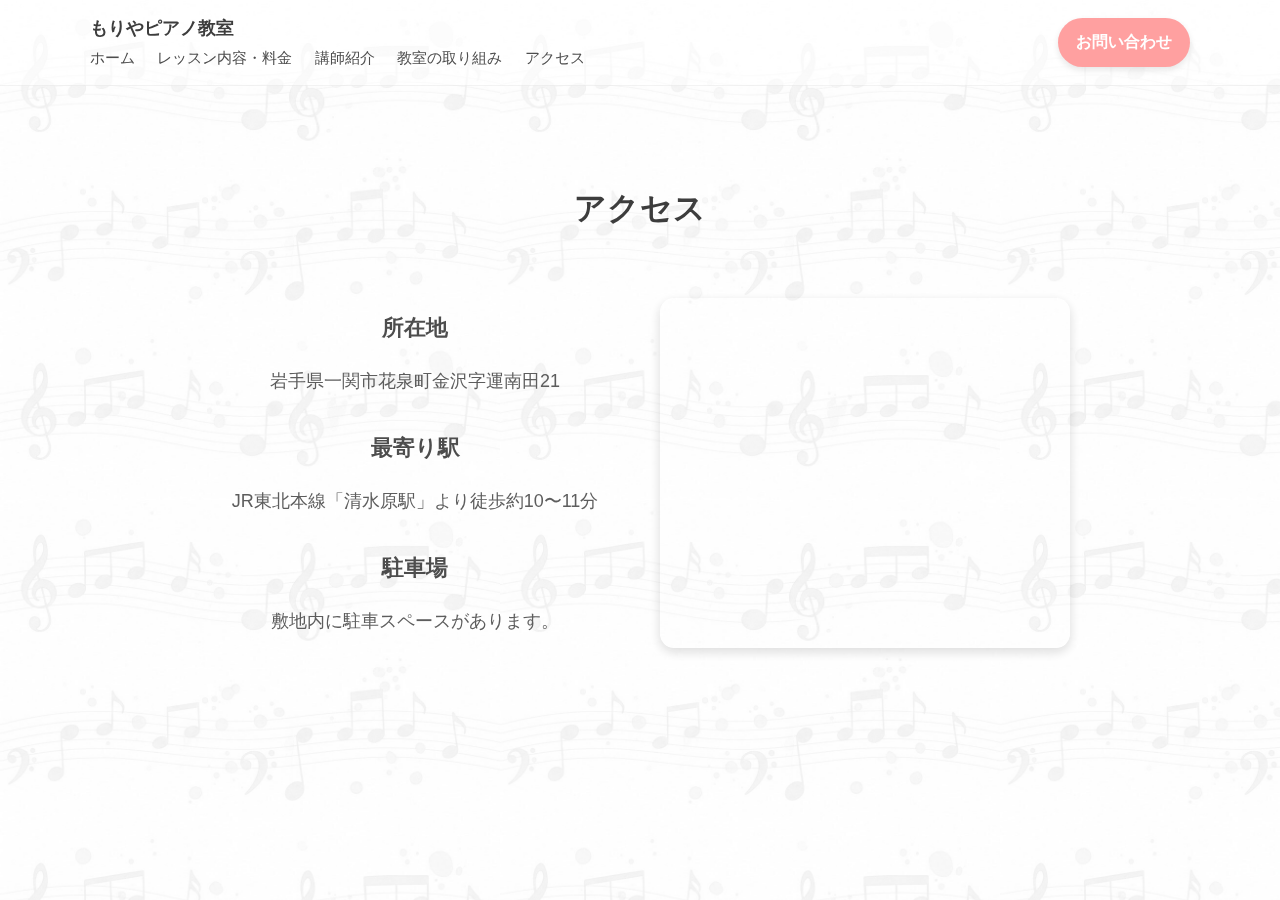
<file: access.html>
<!DOCTYPE html>
<html lang="ja">
<head>
    <meta charset="UTF-8">
    <meta name="viewport" content="width=device-width, initial-scale=1.0">
    <title>アクセス | もりやピアノ教室</title>
    <link rel="stylesheet" href="styles.css">
</head>

<body>

<header class="site-header" id="header">
    <div class="nav-inner">
        <div class="nav-left">
            <a href="index.html" class="logo">もりやピアノ教室</a>
            <nav class="main-nav">
                <a href="index.html">ホーム</a>
                <a href="lessons.html">レッスン内容・料金</a>
                <a href="profile.html">講師紹介</a>
                <a href="efforts.html">教室の取り組み</a>
                <a href="access.html">アクセス</a>
            </nav>
        </div>
        <div class="nav-right">
            <a href="contact.html" class="contact-btn">お問い合わせ</a>
        </div>
    </div>
</header>
<!-- ★ ここを入れれば全ページ直る！！ -->


<section class="access-page">

    <h1 class="page-title">アクセス</h1>

    <div class="access-flex">

        <div class="access-left">

            <div class="access-item">
                <h2>所在地</h2>
                <p>岩手県一関市花泉町金沢字運南田21</p>
            </div>

            <div class="access-item">
                <h2>最寄り駅</h2>
                <p>JR東北本線「清水原駅」より徒歩約10〜11分</p>
            </div>

            <div class="access-item">
                <h2>駐車場</h2>
                <p>敷地内に駐車スペースがあります。</p>
            </div>

        </div>

        <div class="access-right">
            <div class="map-container">
                <iframe 
                    src="https://www.google.com/maps/embed?pb=!1m18!1m12!1m3!1d3106.813848989647!2d141.16107929999998!3d38.85961790000002!2m3!1f0!2f0!3f0!3m2!1i1024!2i768!4f13.1!3m3!1m2!1s0x5f88dea7e868561b%3A0xc482ab8e10a6ae4d!2z44KC44KK44KE44OU44Ki44OO5pWZ5a6k!5e0!3m2!1sja!2sjp!4v1764380738434!5m2!1sja!2sjp"
                    width="100%" height="350" style="border:0;" 
                    allowfullscreen="" loading="lazy">
                </iframe>
            </div>
        </div>

    </div>

</section>

<script>
document.addEventListener("scroll", function() {
    const header = document.getElementById("header");
    if (window.scrollY > 20) {
        header.classList.add("scrolled");
    } else {
        header.classList.remove("scrolled");
    }
});
</script>

</body>
</html>
</file>
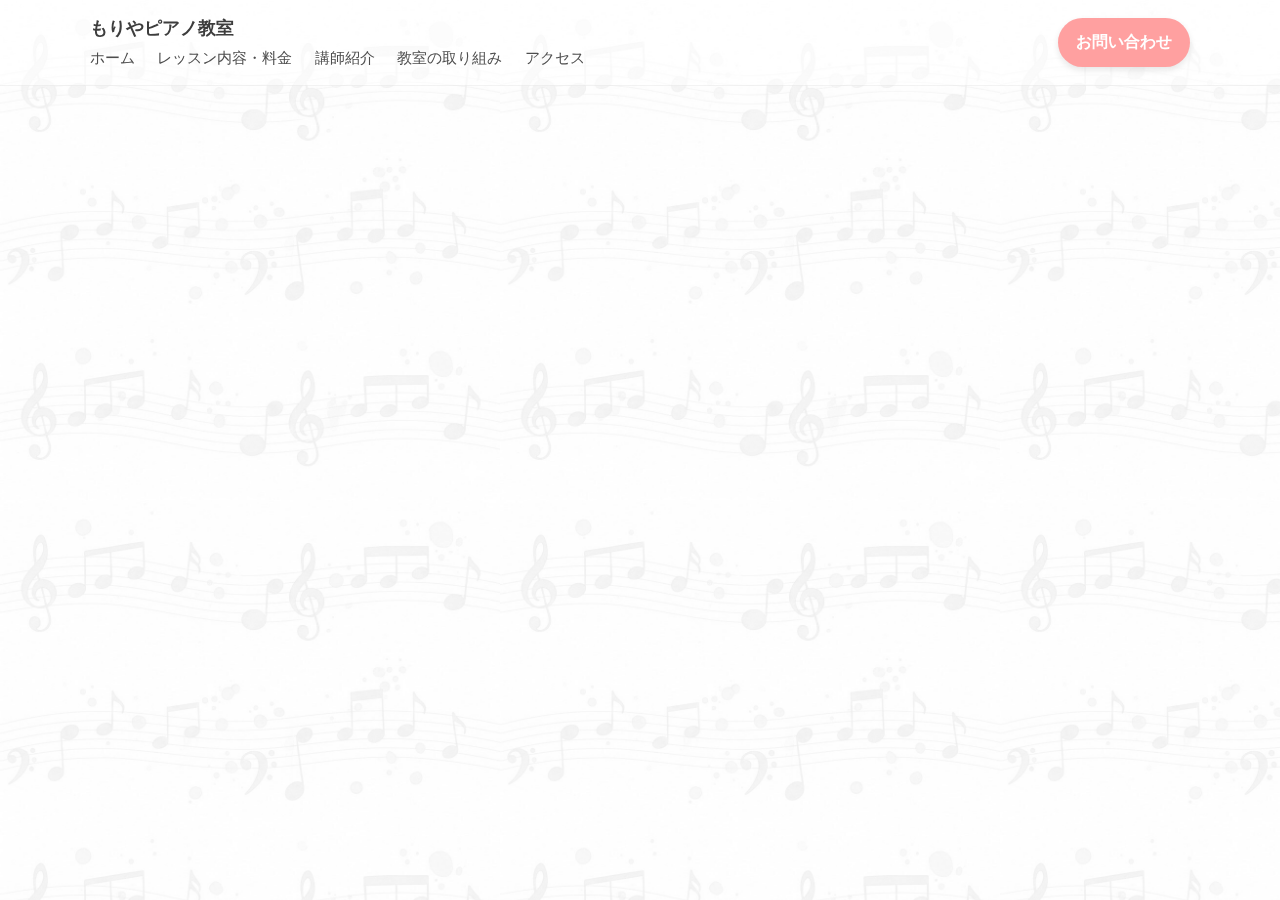
<file: blog.html>
<!DOCTYPE html>
<html lang="ja">
<head>
    <meta charset="UTF-8">
    <meta name="viewport" content="width=device-width, initial-scale=1.0">
    <title>ブログ | もりやピアノ教室</title>
    <link rel="stylesheet" href="styles.css">
</head>
<body>

<header class="site-header" id="header">
    <div class="nav-inner">
        <div class="nav-left">
            <a href="index.html" class="logo">もりやピアノ教室</a>
            <nav class="main-nav">
                <a href="index.html">ホーム</a>
                <a href="lessons.html">レッスン内容・料金</a>
                <a href="profile.html">講師紹介</a>
                <a href="efforts.html">教室の取り組み</a>
                <a href="access.html">アクセス</a>
            </nav>
        </div>
        <div class="nav-right">
            <a href="contact.html" class="contact-btn">お問い合わせ</a>
        </div>
    </div>
</header>

<section class="blog-page fade-in">
    <h1>ブログ</h1>

    <p class="blog-info">
        外部サイト「はてなブログ」で更新しています。<br>
        最新記事は下のリンクからご覧ください。
    </p>

    <div class="blog-button-area">
        <a href="https://あなたのお母さんのブログURL" class="cta" target="_blank">
            ブログを読む
        </a>
    </div>
</section>

<script>
// ナビのスクロール
document.addEventListener("scroll", function() {
    const header = document.getElementById("header");
    if (window.scrollY > 20) header.classList.add("scrolled");
    else header.classList.remove("scrolled");
});
</script>

</body>
</html>
</file>
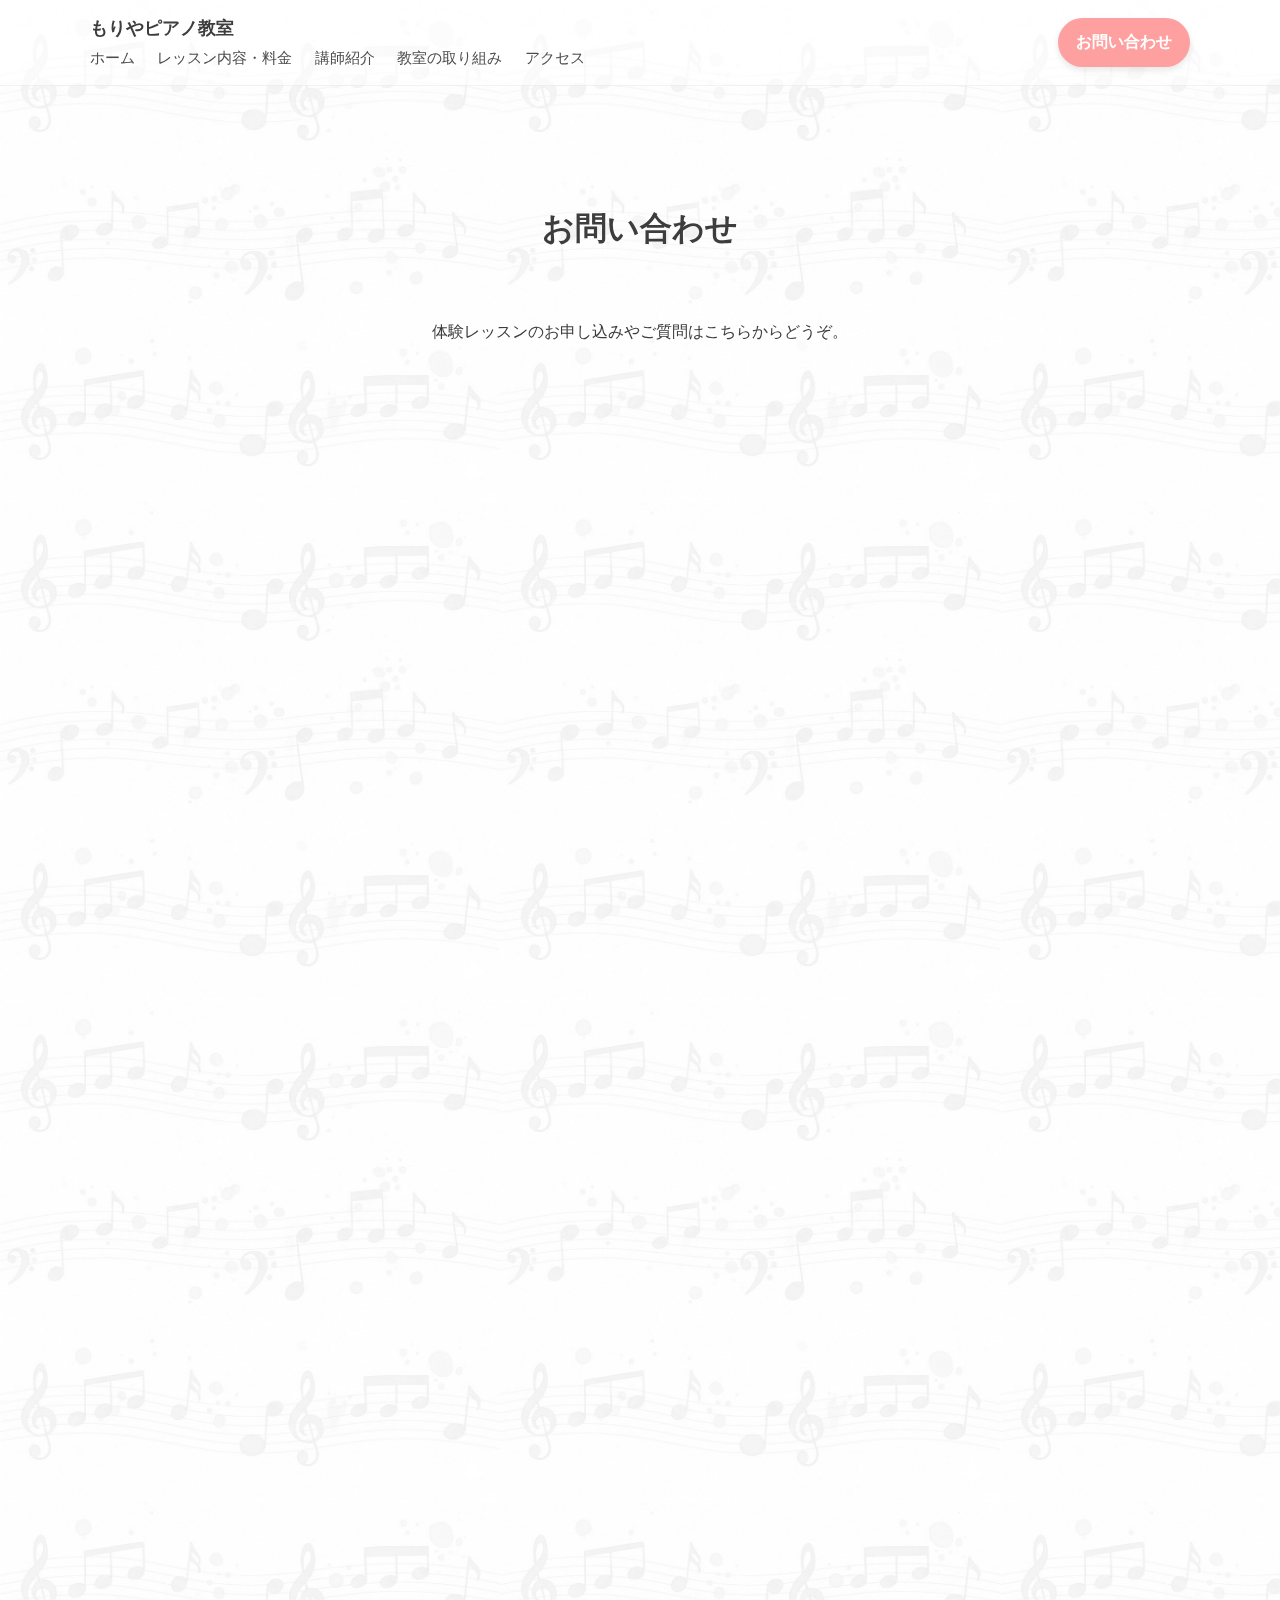
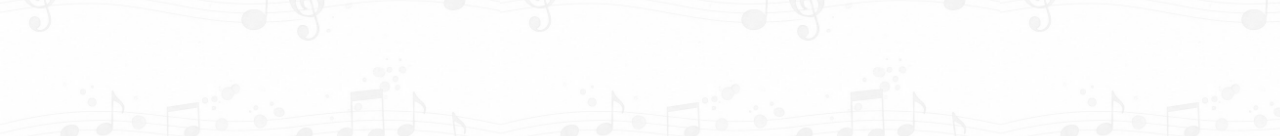
<file: contact.html>
<!DOCTYPE html>
<html lang="ja">
<head>
    <meta charset="UTF-8">
    <meta name="viewport" content="width=device-width, initial-scale=1.0">
    <title>お問い合わせ | もりやピアノ教室</title>
    <link rel="stylesheet" href="styles.css">
</head>

<body>

<header class="site-header" id="header">
    <div class="nav-inner">
        <div class="nav-left">
            <a href="index.html" class="logo">もりやピアノ教室</a>
            <nav class="main-nav">
                <a href="index.html">ホーム</a>
                <a href="lessons.html">レッスン内容・料金</a>
                <a href="profile.html">講師紹介</a>
                <a href="efforts.html">教室の取り組み</a>
                <a href="access.html">アクセス</a>
            </nav>
        </div>
        <div class="nav-right">
            <a href="contact.html" class="contact-btn">お問い合わせ</a>
        </div>
    </div>
</header>

<section class="contact-page">
    <h1 class="page-title">お問い合わせ</h1>

    <p style="text-align:center; margin-bottom:20px;">
        体験レッスンのお申し込みやご質問はこちらからどうぞ。
    </p>

    <div class="form-wrapper">
        <iframe src="https://docs.google.com/forms/d/e/1FAIpQLScqBKpSBK-MUVNsEl5ZyFkin7-WVIe_8lro-M0MvVLlBJc4uA/viewform?embedded=true"
            width="100%" height="1300" frameborder="0" marginheight="0" marginwidth="0">
        読み込んでいます…
        </iframe>
    </div>
</section>

</body>
</html>
</file>
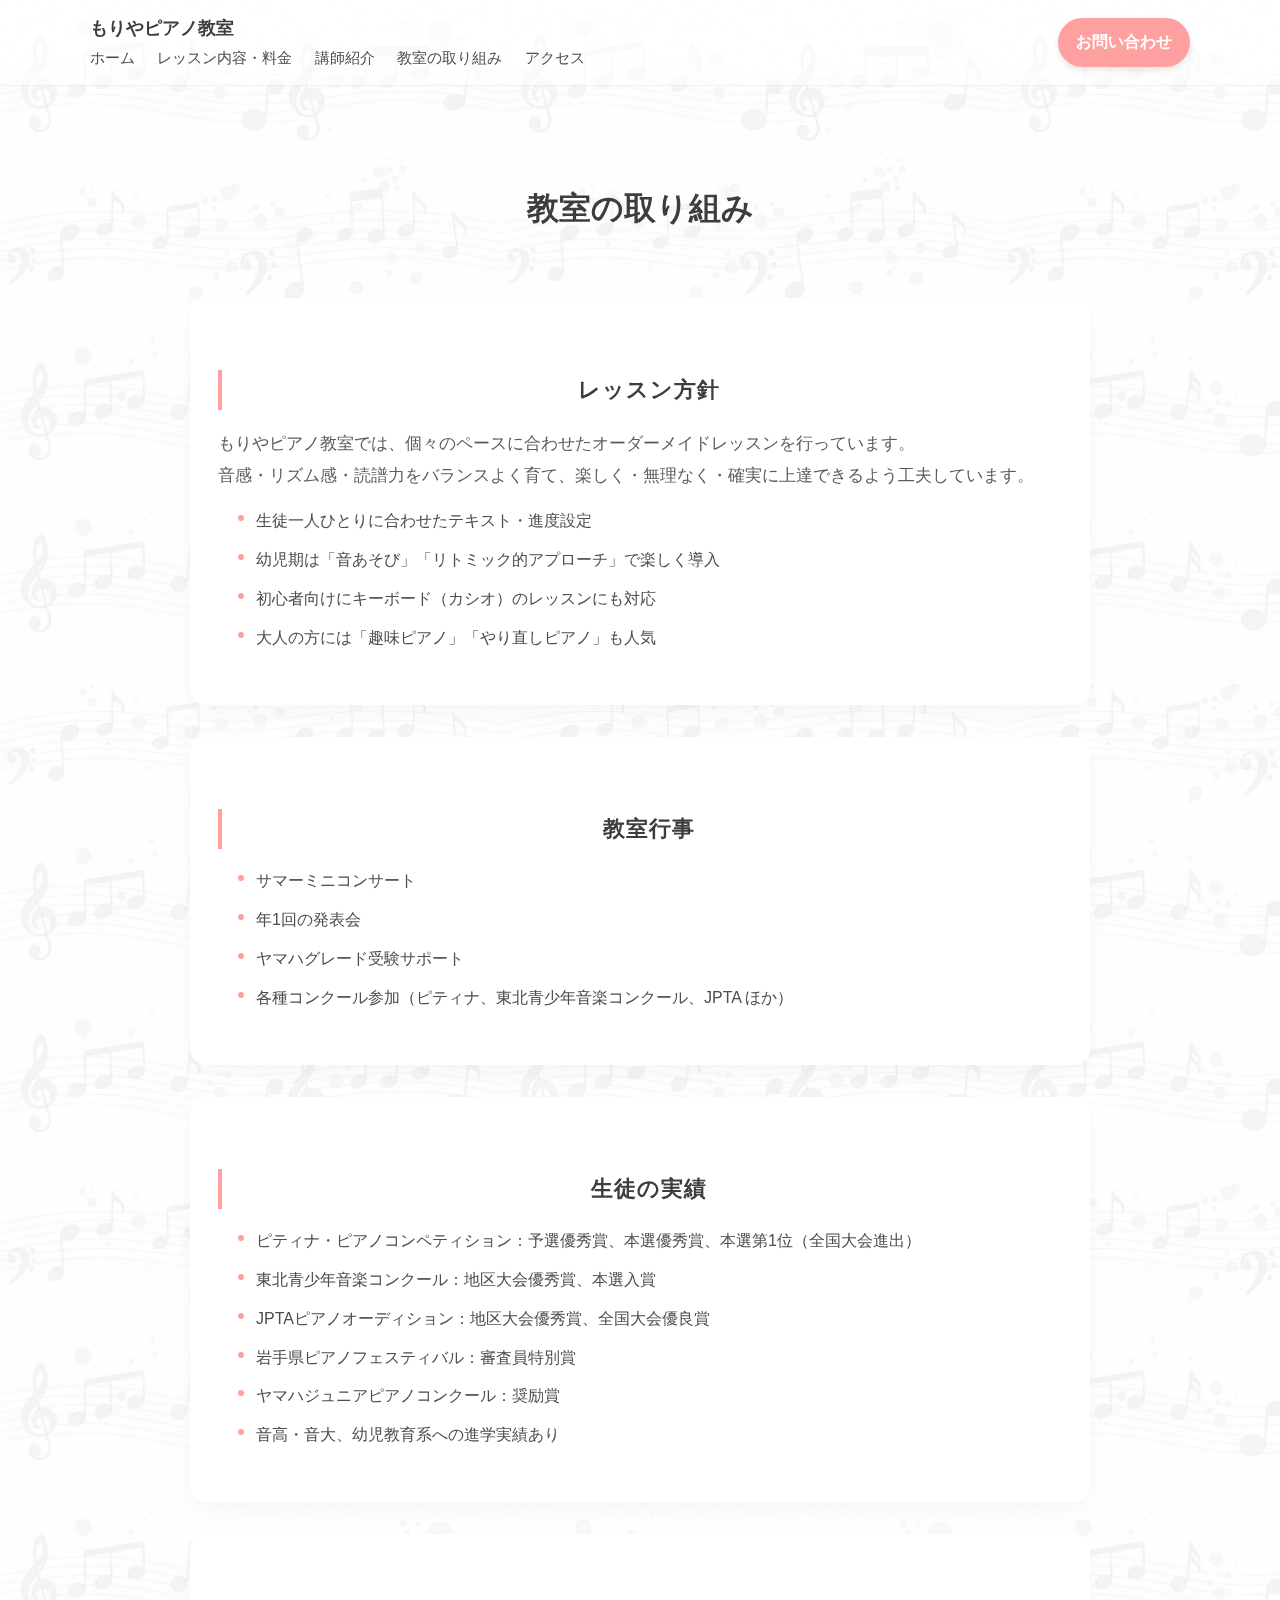
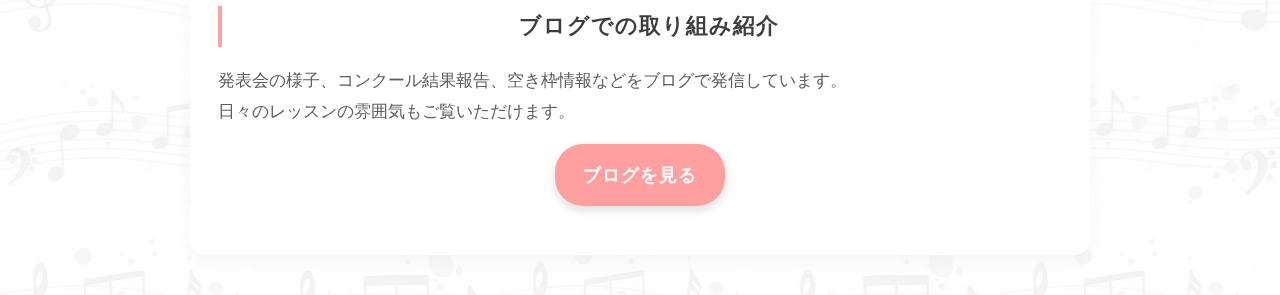
<file: efforts.html>
<!DOCTYPE html>
<html lang="ja">
<head>
    <meta charset="UTF-8">
    <meta name="viewport" content="width=device-width, initial-scale=1.0">
    <title>教室の取り組み | もりやピアノ教室</title>
    <link rel="stylesheet" href="styles.css">
</head>

<body>

<!-- 固定ヘッダー -->
<header class="site-header" id="header">
    <div class="nav-inner">
        <div class="nav-left">
            <a href="index.html" class="logo">もりやピアノ教室</a>
            <nav class="main-nav">
                <a href="index.html">ホーム</a>
                <a href="lessons.html">レッスン内容・料金</a>
                <a href="profile.html">講師紹介</a>
                <a href="efforts.html">教室の取り組み</a>
                <a href="access.html">アクセス</a>
            </nav>
        </div>

        <div class="nav-right">
            <a href="contact.html" class="contact-btn">お問い合わせ</a>
        </div>
    </div>
</header>
<!-- ← ここ！！！！ header を閉じるのを忘れてた！！！！ -->


<!-- ページタイトル -->
<h1 class="page-title">教室の取り組み</h1>

<section class="efforts-page">

    <!-- レッスン方針 -->
    <div class="effort-block">
        <h2>レッスン方針</h2>
        <p>
            もりやピアノ教室では、個々のペースに合わせたオーダーメイドレッスンを行っています。<br>
            音感・リズム感・読譜力をバランスよく育て、楽しく・無理なく・確実に上達できるよう工夫しています。
        </p>
        <ul>
            <li>生徒一人ひとりに合わせたテキスト・進度設定</li>
            <li>幼児期は「音あそび」「リトミック的アプローチ」で楽しく導入</li>
            <li>初心者向けにキーボード（カシオ）のレッスンにも対応</li>
            <li>大人の方には「趣味ピアノ」「やり直しピアノ」も人気</li>
        </ul>
    </div>

    <!-- 行事 -->
    <div class="effort-block">
        <h2>教室行事</h2>
        <ul>
            <li>サマーミニコンサート</li>
            <li>年1回の発表会</li>
            <li>ヤマハグレード受験サポート</li>
            <li>各種コンクール参加（ピティナ、東北青少年音楽コンクール、JPTA ほか）</li>
        </ul>
    </div>

    <!-- 実績 -->
    <div class="effort-block">
        <h2>生徒の実績</h2>
        <ul>
            <li>ピティナ・ピアノコンペティション：予選優秀賞、本選優秀賞、本選第1位（全国大会進出）</li>
            <li>東北青少年音楽コンクール：地区大会優秀賞、本選入賞</li>
            <li>JPTAピアノオーディション：地区大会優秀賞、全国大会優良賞</li>
            <li>岩手県ピアノフェスティバル：審査員特別賞</li>
            <li>ヤマハジュニアピアノコンクール：奨励賞</li>
            <li>音高・音大、幼児教育系への進学実績あり</li>
        </ul>
    </div>

    <!-- ブログ -->
    <div class="effort-block">
        <h2>ブログでの取り組み紹介</h2>
        <p>
            発表会の様子、コンクール結果報告、空き枠情報などをブログで発信しています。<br>
            日々のレッスンの雰囲気もご覧いただけます。
        </p>
        <p style="text-align:center;">
            <a href="https://moriyamusic.hatenablog.com/" 
            class="cute-btn"
            target="_blank"
            rel="noopener noreferrer">
            ブログを見る
            </a>
        </p>
    </div>

</section>

</body>
</html>
</file>
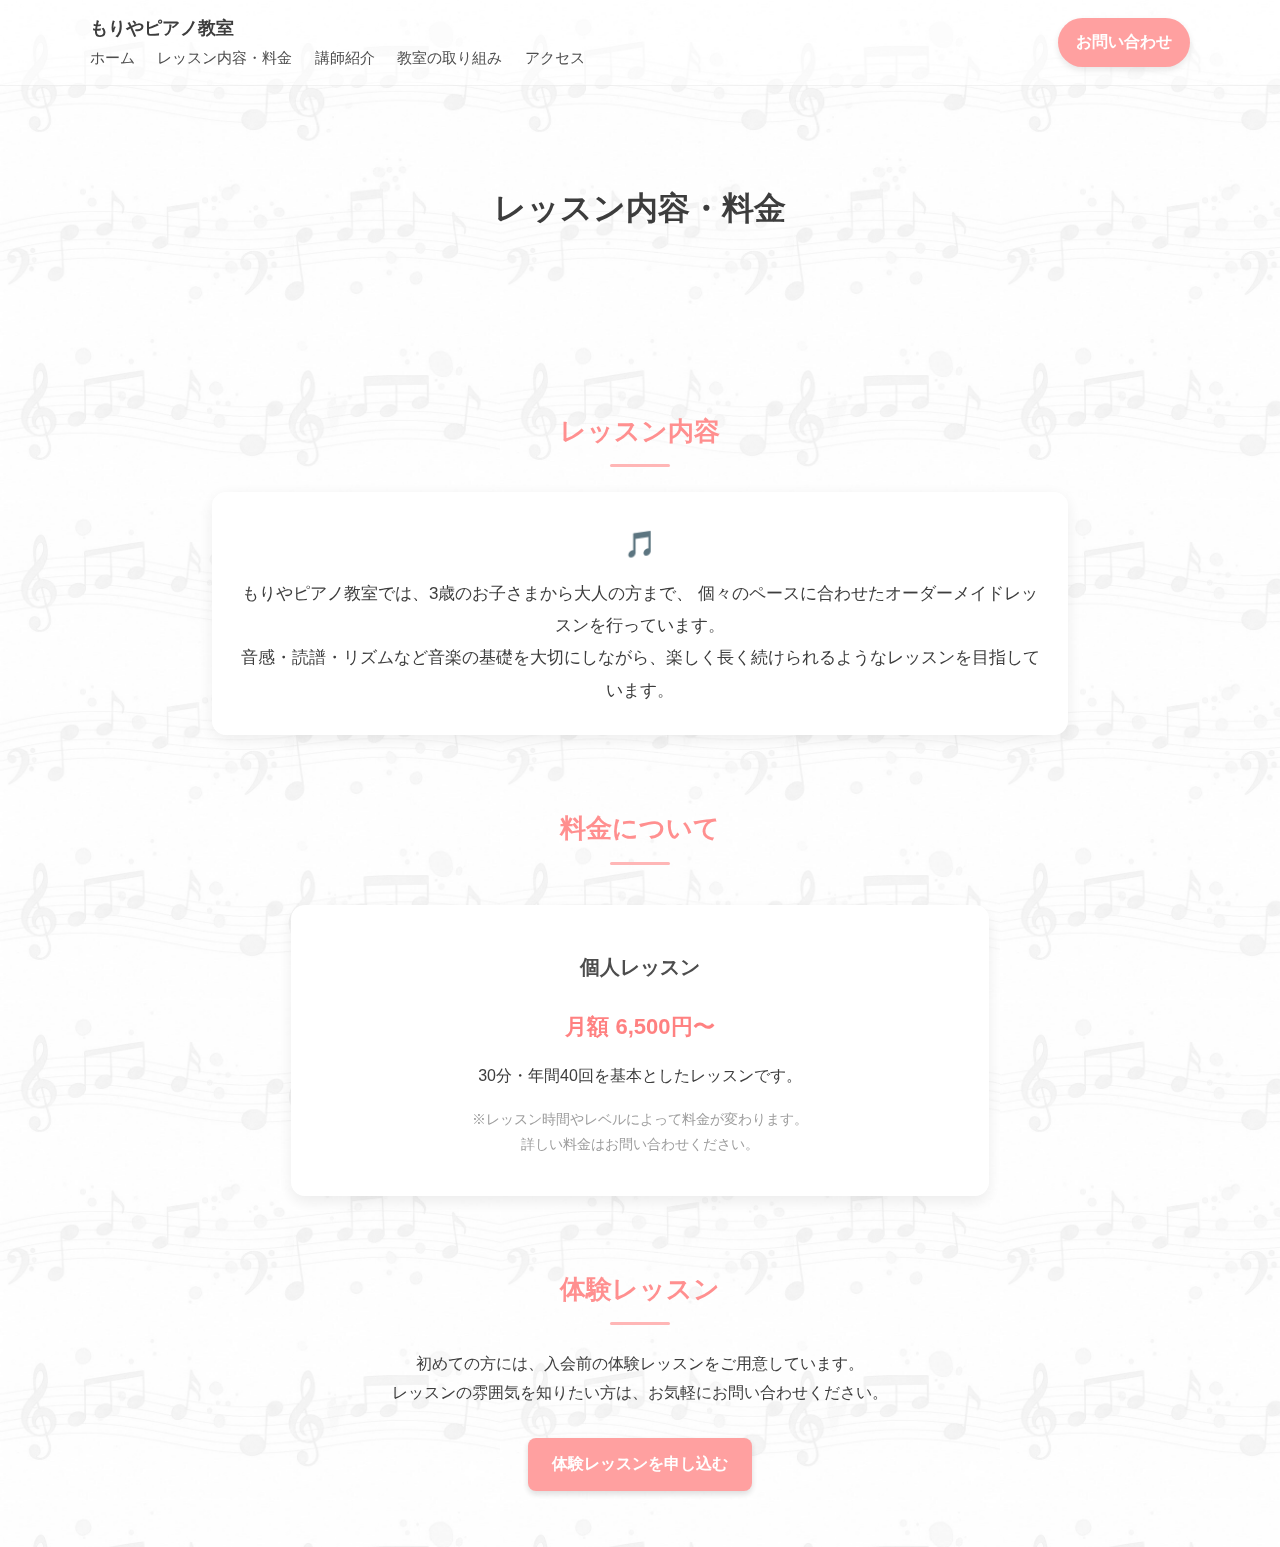
<file: lessons.html>
<!DOCTYPE html>
<html lang="ja">
<head>
    <meta charset="UTF-8">
    <meta name="viewport" content="width=device-width, initial-scale=1.0">
    <title>レッスン内容・料金 | もりやピアノ教室</title>
    <link rel="stylesheet" href="styles.css">
</head>

<body>

<!-- 共通ヘッダー -->
<header class="site-header" id="header">
    <div class="nav-inner">
        <div class="nav-left">
            <a href="index.html" class="logo">もりやピアノ教室</a>
            <nav class="main-nav">
                <a href="index.html">ホーム</a>
                <a href="lessons.html">レッスン内容・料金</a>
                <a href="profile.html">講師紹介</a>
                <a href="efforts.html">教室の取り組み</a>
                <a href="access.html">アクセス</a>
            </nav>
        </div>
        <div class="nav-right">
            <a href="contact.html" class="contact-btn">お問い合わせ</a>
        </div>
    </div>
</header>
<!-- ←ここ！！ header を閉じた！ -->

<!-- ページタイトル -->
<h1 class="page-title">レッスン内容・料金</h1>

<!-- 本文 -->
<section class="lesson-page">

   <h2>レッスン内容</h2>

<div class="lesson-box">
    もりやピアノ教室では、3歳のお子さまから大人の方まで、  
    個々のペースに合わせたオーダーメイドレッスンを行っています。<br>
    音感・読譜・リズムなど音楽の基礎を大切にしながら、楽しく長く続けられるようなレッスンを目指しています。
</div>

    <h2>料金について</h2>

    <div class="course-card">
        <h3>個人レッスン</h3>
        <p class="price">月額 6,500円〜</p>
        <p>30分・年間40回を基本としたレッスンです。</p>
        <p style="font-size:14px; color:#999;">
            ※レッスン時間やレベルによって料金が変わります。<br>
            詳しい料金はお問い合わせください。
        </p>
    </div>

    <h2>体験レッスン</h2>
    <p>
        初めての方には、入会前の体験レッスンをご用意しています。<br>
        レッスンの雰囲気を知りたい方は、お気軽にお問い合わせください。
    </p>

    <p style="text-align:center; margin-top:30px;">
        <a href="contact.html" class="cta">体験レッスンを申し込む</a>
    </p>

</section>

</body>
</html>
</file>
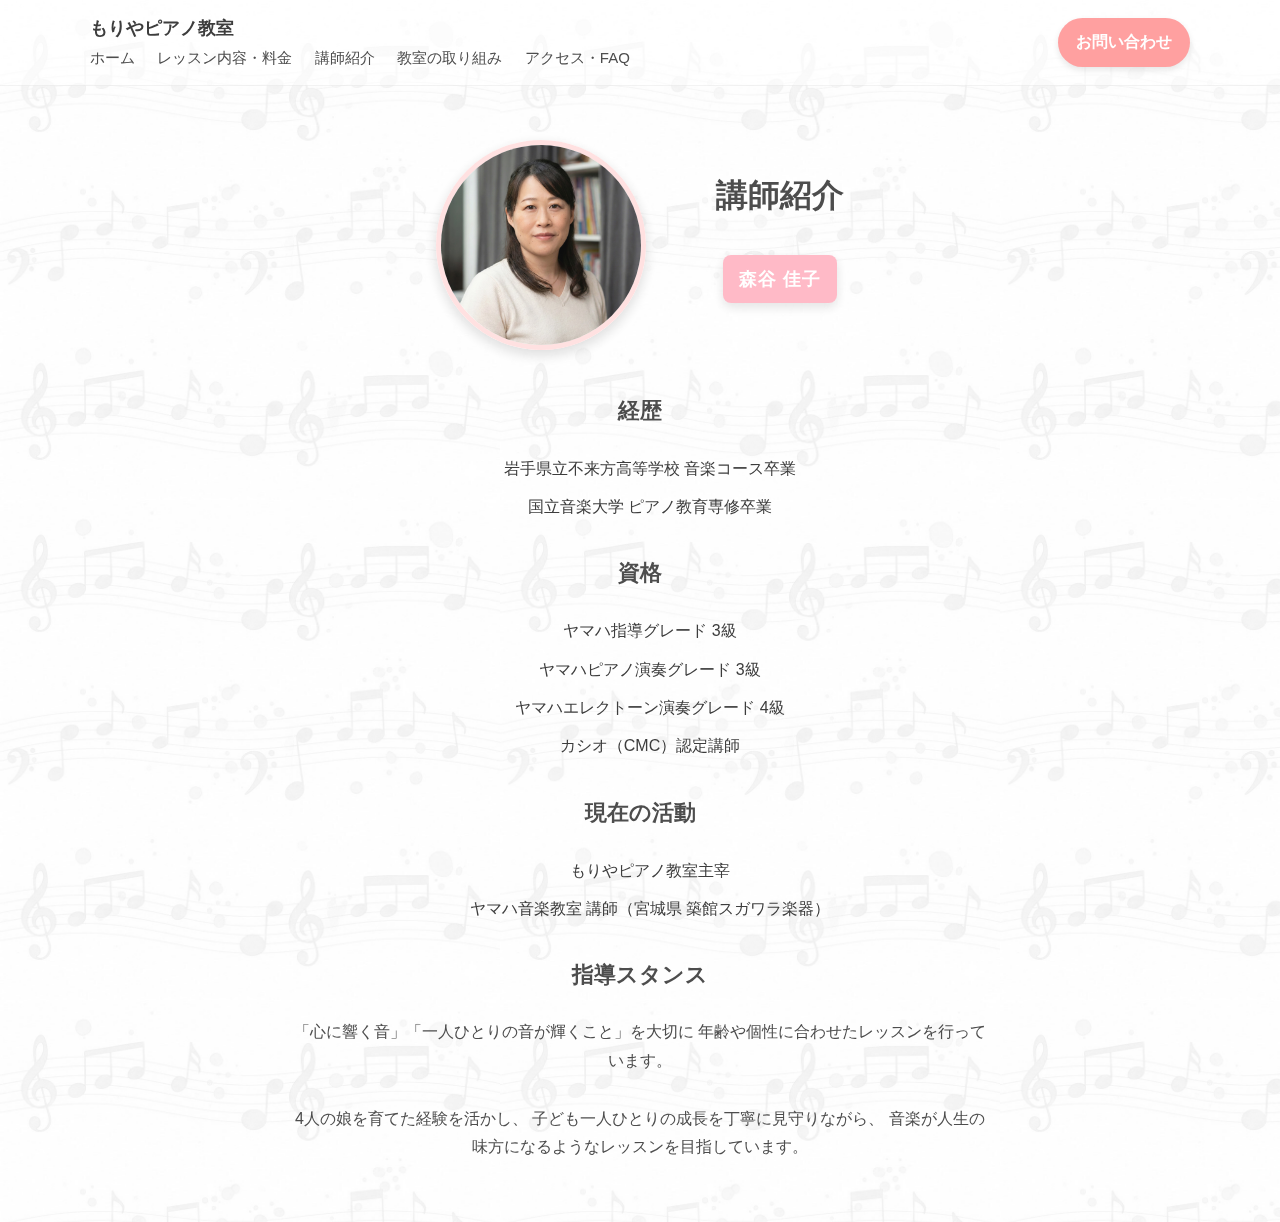
<file: profile.html>
<!DOCTYPE html>
<html lang="ja">
<head>
    <meta charset="UTF-8">
    <meta name="viewport" content="width=device-width, initial-scale=1.0">
    <title>講師紹介 | もりやピアノ教室</title>
    <link rel="stylesheet" href="styles.css">
</head>

<body>

<header class="site-header" id="header">
    <div class="nav-inner">
        <div class="nav-left">
            <a href="index.html" class="logo">もりやピアノ教室</a>

            <nav class="main-nav">
                <a href="index.html">ホーム</a>
                <a href="lessons.html">レッスン内容・料金</a>
                <a href="profile.html">講師紹介</a>
                <a href="efforts.html">教室の取り組み</a>
                <a href="access.html">アクセス・FAQ</a>
            </nav>
        </div>

        <div class="nav-right">
            <a href="contact.html" class="contact-btn">お問い合わせ</a>
        </div>
    </div>
</header>
<!-- ← header を閉じる！ -->

<section class="profile-page">

    <!-- ▼ 上段：写真（左）＋ 講師紹介＋名前（右） -->
    <div class="profile-header-row">

        <div class="profile-photo">
            <img src="images/mama.png" alt="講師写真">
        </div>

        <div class="profile-header-text">
            <h1 class="profile-title">講師紹介</h1>

            <div class="teacher-name-tag">
                森谷 佳子
            </div>
        </div>

    </div>

    <!-- ▼ 下段（中央揃えで本文） -->
    <div class="profile-text">
        <h3>経歴</h3>
        <ul>
            <li>岩手県立不来方高等学校 音楽コース卒業</li>
            <li>国立音楽大学 ピアノ教育専修卒業</li>
        </ul>

        <h3>資格</h3>
        <ul>
            <li>ヤマハ指導グレード 3級</li>
            <li>ヤマハピアノ演奏グレード 3級</li>
            <li>ヤマハエレクトーン演奏グレード 4級</li>
            <li>カシオ（CMC）認定講師</li>
        </ul>

        <h3>現在の活動</h3>
        <ul>
            <li>もりやピアノ教室主宰</li>
            <li>ヤマハ音楽教室 講師（宮城県 築館スガワラ楽器）</li>
        </ul>

        <h3>指導スタンス</h3>
        <p>
            「心に響く音」「一人ひとりの音が輝くこと」を大切に  
            年齢や個性に合わせたレッスンを行っています。<br><br>
            4人の娘を育てた経験を活かし、  
            子ども一人ひとりの成長を丁寧に見守りながら、  
            音楽が人生の味方になるようなレッスンを目指しています。
        </p>
    </div>

</section>

</body>
</html>
</file>
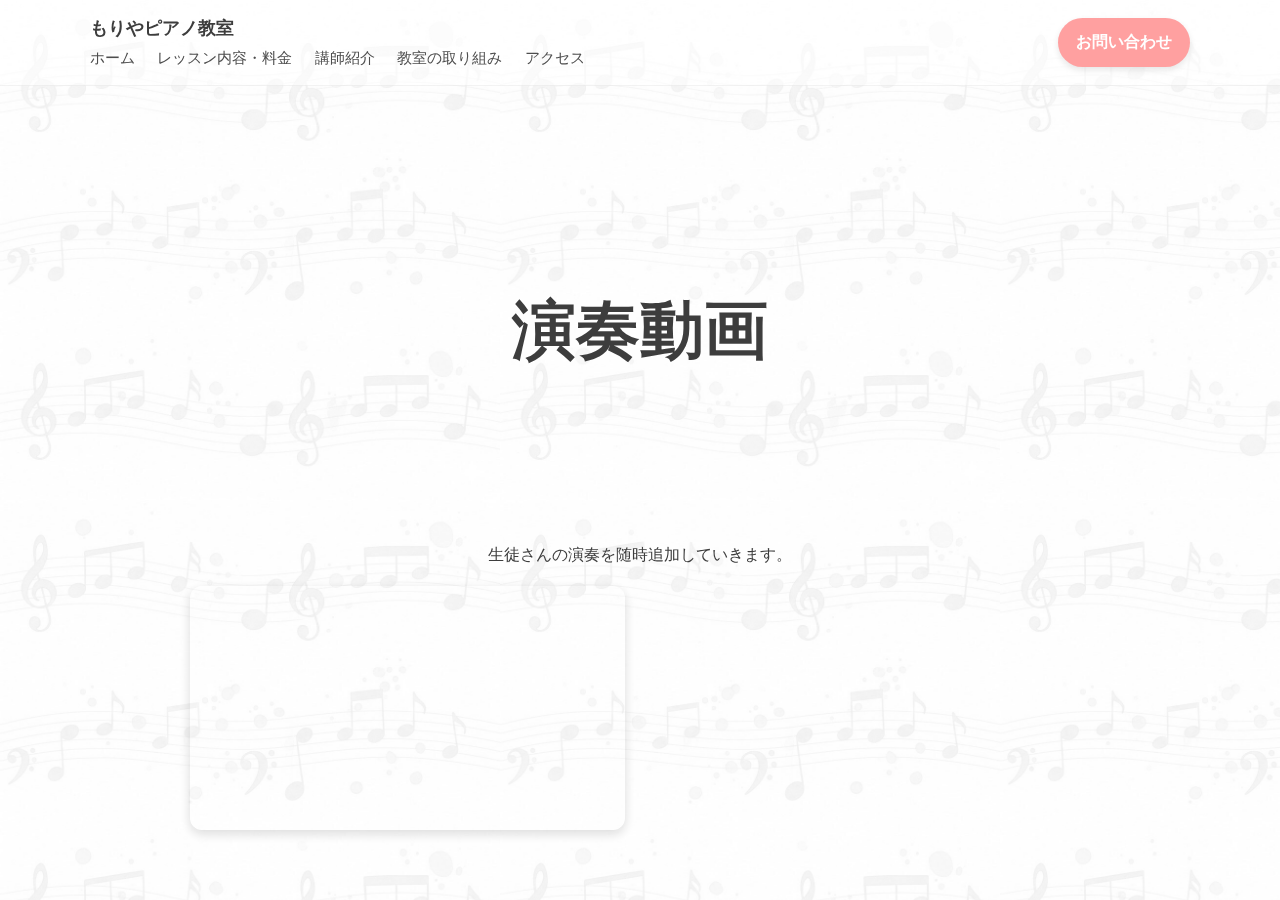
<file: video.html>
<!DOCTYPE html>
<html lang="ja">
<head>
    <meta charset="UTF-8">
    <meta name="viewport" content="width=device-width, initial-scale=1.0">
    <title>演奏動画 | もりやピアノ教室</title>
   <link rel="stylesheet" href="styles.css?v=20260110">
</head>

<body>

<!-- いつものヘッダー -->
<header class="site-header" id="header">
    <div class="nav-inner">
        <div class="nav-left">
            <a href="index.html" class="logo">もりやピアノ教室</a>
            <nav class="main-nav">
                <a href="index.html">ホーム</a>
                <a href="lessons.html">レッスン内容・料金</a>
                <a href="profile.html">講師紹介</a>
                <a href="efforts.html">教室の取り組み</a>
                <a href="access.html">アクセス</a>
            </nav>
        </div>

        <div class="nav-right">
            <a href="contact.html" class="contact-btn">お問い合わせ</a>
        </div>
    </div>
</header>
<!-- ↑ここで必ず閉じる！！！！ -->


<section class="page-title">
    <h1>演奏動画</h1>
</section>

<section class="video-page" style="max-width:900px; margin:0 auto; padding:0 20px;">
    <p>生徒さんの演奏を随時追加していきます。</p>

    <div class="video-grid">

        <div class="video-wrapper">
            <iframe 
                src="https://www.youtube.com/embed/Dcp2RsbBic0"
                title="YouTube video"
                frameborder="0"
                allow="accelerometer; autoplay; clipboard-write; encrypted-media; gyroscope; picture-in-picture"
                allowfullscreen>
            </iframe>
        </div>

    </div>

</section>

<script>
// ハンバーガーメニュー
const ham = document.getElementById("hamburger");
const nav = document.getElementById("mobileNav");
if (ham) {
    ham.addEventListener("click", () => nav.classList.toggle("open"));
}
</script>

</body>
</html>
</file>
<file: styles.css>
/* -------- 全体のベースデザイン -------- */

body {
    font-family: "Hiragino Sans", "Yu Gothic", sans-serif;
    background: #faf7f2 url("images/haikei6.png");
    background-repeat: repeat;
    background-size: 500px auto; /* ← 音符を小さくして控えめに */
    color: #333;
    margin: 0;
    line-height: 1.8;
    opacity: 0.95; /* ほんの少し薄く見せる */
}

/* セクションの上下の余白を統一 */
section {
    padding: 50px 0;
}
.hero img {
    width: 100%;
    height: auto;
    border-radius: 10px;
    margin-bottom: 20px;
}
/* トップの写真（ヒーロー）を可愛く整える */
.hero {
    margin: 20px 0;
}

.hero img {
    width: 100%;
    height: auto;
    border-radius: 12px;
    box-shadow: 0 4px 12px rgba(0,0,0,0.15);
    object-fit: cover;
}
/* 画面の横幅が600px以下（スマホ）のときのデザイン */
@media (max-width: 600px) {

    nav {
        display: block;
        line-height: 2.2;
    }

    nav a {
        display: inline-block;
        padding: 5px 0;
        font-size: 14px;
    }

    h1 {
        font-size: 26px;
    }

    p, li {
        font-size: 14px;
    }

    .hero img {
        border-radius: 10px;
    }
}
/* -------- HERO（トップの写真エリア） -------- */

.hero {
    padding: 60px 0;
}

.hero-inner {
    display: flex;
    align-items: center;
    gap: 40px;
    max-width: 1000px;
    margin: auto;
    padding: 0 20px;
}

.hero-text {
    flex: 1;
}

.hero-text h1 {
    font-size: 36px;
    margin-bottom: 10px;
    color: #333;
}

.hero-text .sub {
    font-size: 18px;
    margin-bottom: 20px;
    color: #555;
}

.cta {
    display: inline-block;
    background: #ff9b9b;
    color: white;
    padding: 12px 24px;
    border-radius: 8px;
    text-decoration: none;
    font-weight: bold;
    box-shadow: 0 3px 6px rgba(0,0,0,0.15);
    transition: 0.2s;
}

.cta:hover {
    background: #ff7b7b;
    transform: translateY(-2px);
}

.hero-img {
    flex: 1;
}

.hero-img img {
    width: 100%;
    border-radius: 14px;
    box-shadow: 0 4px 14px rgba(0,0,0,0.12);
}
/* -------- FEATURE セクション -------- */

.feature {
    padding: 60px 20px;
    max-width: 1100px;
    margin: auto;
}

.feature h2 {
    text-align: center;
    font-size: 28px;
    margin-bottom: 40px;
    color: #333;
}

.feature h2 span {
    font-size: 14px;
    color: #ff9b9b;
    letter-spacing: 2px;
}

.feature-cards {
    display: flex;
    gap: 24px;
    justify-content: center;
    flex-wrap: wrap;
}
/* -------- COURSES（料金） -------- */

.courses {
    padding: 60px 20px;
    max-width: 1100px;
    margin: auto;
}

.course-cards {
    display: flex;
    gap: 24px;
    justify-content: center;
    flex-wrap: wrap;
}

.course-card {
    background: white;
    width: 300px;
    padding: 24px;
    border-radius: 14px;
    box-shadow: 0 6px 16px rgba(0,0,0,0.08);
    text-align: center;
    transition: 0.25s;
}

.course-card:hover {
    transform: translateY(-6px);
    box-shadow: 0 10px 20px rgba(0,0,0,0.12);
}

.course-card h3 {
    font-size: 20px;
    margin-bottom: 12px;
    color: #444;
}

.course-card .price {
    font-size: 22px;
    margin-bottom: 8px;
    font-weight: bold;
    color: #ff7b7b;
}

.card {
    background: white;
    width: 300px;
    padding: 24px;
    border-radius: 14px;
    box-shadow: 0 6px 16px rgba(0,0,0,0.08);
    text-align: center;
    transition: 0.25s;
}

.card:hover {
    transform: translateY(-6px);
    box-shadow: 0 10px 20px rgba(0,0,0,0.12);
}

.card h3 {
    font-size: 20px;
    margin-bottom: 12px;
    color: #444;
}

.card p {
    font-size: 16px;
    color: #666;
}
/* -------- ACCESS（アクセス） -------- */

.access {
    padding: 60px 20px;
    max-width: 1100px;
    margin: auto;
}

.access-inner {
    display: flex;
    gap: 40px;
    align-items: center;
    flex-wrap: wrap;
}

.access-info {
    flex: 1;
    font-size: 18px;
    color: #444;
}

.access-info p {
    margin-bottom: 10px;
}

.access-map {
    flex: 1;
}

.map-placeholder {
    background: #e8e2db;
    width: 100%;
    height: 250px;
    border-radius: 12px;
    display: flex;
    justify-content: center;
    align-items: center;
    color: #666;
    font-size: 16px;
}
/* -------- CONTACT（お問い合わせ） -------- */

.contact {
    padding: 60px 20px;
    max-width: 700px;
    margin: auto;
    text-align: center;
}

.contact p {
    font-size: 18px;
    color: #444;
    margin-bottom: 20px;
}
/* -------- セクション見出し（教育サイト風） -------- */

h2 {
    text-align: center;
    font-size: 28px;
    margin-bottom: 40px;
    font-weight: 600;
}

h2 span {
    display: block;
    font-size: 14px;
    color: #e58f8f;
    letter-spacing: 2px;
    margin-bottom: 6px;
}
/* -------- GALLERY（教室写真）-------- */

.gallery {
    padding: 60px 20px;
    max-width: 1100px;
    margin: auto;
}

.gallery h2 span {
    color: #ff9b9b;
    letter-spacing: 2px;
}

.gallery-images {
    display: flex;
    gap: 20px;
    flex-wrap: wrap;
    justify-content: center;
}

.gallery-images img {
    width: 30%;
    min-width: 260px;
    border-radius: 12px;
    box-shadow: 0 4px 12px rgba(0,0,0,0.12);
    object-fit: cover;
}
/* -------- LESSON PAGE（レッスン内容ページ） -------- */

.lesson-page {
    max-width: 900px;  /* 文章が読みやすい幅に固定 */
    margin: 0 auto;    /* 左右中央寄せ */
    padding: 40px 20px;
}
.lesson-page h1 {
    text-align: center;
    margin-bottom: 40px;
    font-size: 32px;
    color: #333;
}
/* -------- PROFILE（講師紹介） -------- */

.profile-page {
    max-width: 900px;
    margin: 0 auto;
    padding: 40px 20px;
}

.profile-content {
    display: flex;
    gap: 40px;
    flex-wrap: wrap;
    align-items: flex-start;
}

.profile-img img {
    width: 260px;
    border-radius: 12px;
    box-shadow: 0 4px 14px rgba(0,0,0,0.15);
}

.profile-text {
    flex: 1;
}

.profile-text h2 {
    font-size: 26px;
    margin-bottom: 20px;
}

.profile-text h3 {
    margin-top: 20px;
    font-size: 20px;
    color: #444;
}

.profile-text ul {
    margin-left: 20px;
    margin-bottom: 10px;
}

.profile-text p {
    line-height: 1.8;
    color: #444;
}
/* -------- EFFORTS（教室の取り組み） -------- */

.efforts-page {
    max-width: 900px;
    margin: 0 auto;
    padding: 40px 20px;
}

.efforts-page h1 {
    text-align: center;
    font-size: 32px;
    margin-bottom: 40px;
}

.efforts-page h2 {
    margin-top: 40px;
}

.efforts-page p, 
.efforts-page ul {
    line-height: 1.8;
    color: #444;
}

.efforts-page ul {
    margin-left: 20px;
    margin-bottom: 20px;
}
/* -------- ACCESS PAGE -------- */

.access-page {
    max-width: 900px;
    margin: 40px auto 40px;
    padding: 40px 20px;
}

.access-page h1 {
    text-align: center;
    font-size: 32px;
    margin-bottom: 40px;
}

.access-info-block h2 {
    margin-top: 30px;
    font-size: 22px;
    color: #444;
}

.access-info-block p {
    line-height: 1.8;
    color: #555;
}

.map-container {
    margin-top: 20px;
    border-radius: 12px;
    overflow: hidden;
    box-shadow: 0 4px 12px rgba(0,0,0,0.15);
}
.access-page {
    text-align: center;
}
/* -------- 講師紹介ページ -------- */

.profile-page {
    max-width: 900px;
    margin: 60px auto;
    padding: 0 20px;
}

.profile-header {
    text-align: center;
    margin-bottom: 40px;
}

.profile-header h1 {
    font-size: 32px;
    margin-bottom: 10px;
}

.profile-container {
    display: flex;
    gap: 40px;
    align-items: flex-start;
    flex-wrap: wrap;
    justify-content: center;
}

.profile-photo img {
    width: 260px;
    height: auto;
    border-radius: 14px;
    box-shadow: 0 6px 18px rgba(0,0,0,0.12);
}

.profile-text {
    flex: 1;
    min-width: 300px;
}

.profile-text h2 {
    font-size: 22px;
    margin-bottom: 10px;
    color: #444;
}

.profile-text p {
    margin-bottom: 15px;
    line-height: 1.8;
}

/* スマホ対応 */
@media (max-width: 700px) {
    .profile-container {
        flex-direction: column;
        text-align: center;
    }

    .profile-text {
        text-align: left;
    }
}
/* -------- 教室の取り組みページ -------- */

.efforts-page {
    max-width: 900px;
    margin: 60px auto;
    padding: 0 20px;
}

.efforts-page h1 {
    text-align: center;
    font-size: 32px;
    margin-bottom: 40px;
}

.effort-block {
    background: white;
    padding: 30px;
    margin-bottom: 30px;
    border-radius: 14px;
    box-shadow: 0 6px 18px rgba(0,0,0,0.08);
}

.effort-block h2 {
    font-size: 22px;
    margin-bottom: 15px;
    color: #444;
}

.effort-block ul {
    padding-left: 20px;
    line-height: 1.8;
}

.effort-block p {
    line-height: 1.8;
}

/* スマホ調整 */
@media (max-width: 700px) {
    .effort-block {
        padding: 20px;
    }
}
/* -------- ギャラリーページ -------- */

.gallery-page {
    max-width: 1000px;
    margin: 60px auto;
    padding: 0 20px;
}

.gallery-header h1 {
    text-align: center;
    font-size: 32px;
    margin-bottom: 40px;
}

.gallery-group {
    margin-bottom: 50px;
}

.gallery-group h2 {
    font-size: 22px;
    margin-bottom: 15px;
    color: #444;
}

.gallery-grid {
    display: flex;
    flex-wrap: wrap;
    gap: 15px;
}

.gallery-grid img {
    width: calc(33.33% - 10px);
    border-radius: 12px;
    box-shadow: 0 4px 12px rgba(0,0,0,0.12);
    object-fit: cover;
}

@media (max-width: 700px) {
    .gallery-grid img {
        width: calc(50% - 10px);
    }
}
/* -------- トップページのギャラリー -------- */

.home-gallery {
    max-width: 1000px;
    margin: 60px auto;
    padding: 0 20px;
}

.home-gallery h2 {
    text-align: center;
    font-size: 28px;
    margin-bottom: 30px;
}

.gallery-preview {
    display: flex;
    gap: 20px;
    justify-content: center;
}

.gallery-preview img {
    width: 45%;               /* 横長に */
    height: 250px;            /* 高さを固定して横長に見せる */
    object-fit: cover;        /* 切り取りで綺麗に見せる */
    border-radius: 12px;
    box-shadow: 0 4px 12px rgba(0,0,0,0.12);
}
/* ======== 固定ナビバー（ヤマハ風） ======== */

.site-header {
    position: fixed;
    top: 0;
    width: 100%;
    z-index: 999;
    background: rgba(255, 255, 255, 0.6);
    backdrop-filter: blur(8px);
    border-bottom: 1px solid rgba(0,0,0,0.05);
    transition: 0.3s;
}

/* スクロールしたら背景を真っ白にする */
.site-header.scrolled {
    background: #ffffff;
    box-shadow: 0 2px 8px rgba(0,0,0,0.1);
}

.nav-inner {
    max-width: 1100px;
    margin: auto;
    padding: 12px 20px;
    display: flex;
    justify-content: space-between;
    align-items: center;
}

.logo {
    font-weight: bold;
    font-size: 18px;
    color: #333;
    text-decoration: none;
    margin-right: 20px;
}

.main-nav a {
    margin-right: 18px;
    text-decoration: none;
    color: #444;
    font-size: 15px;
    position: relative;
    padding-bottom: 4px;
}

/* 下線スライドのホバー */
.main-nav a {
    position: relative;
}

.main-nav a:hover::after {
    animation: swipeLeft 0.7s ease forwards;
}
.main-nav a:hover::after {
    animation: underlineTwice 0.8s ease forwards;
}
@keyframes swipeLeft {
    0%   { width: 0%; left: 0%; }      /* 開始 */
    50%  { width: 100%; left: 0%; }    /* まず全体が出る */
    100% { width: 0%; left: 100%; }    /* ← 左へスーッと抜ける */
}

/* 右端の「お問い合わせ」だけ特別デザイン */
.contact-btn {
    display: inline-block;
    padding: 10px 18px;
    background: #ff9b9b;
    color: white;
    border-radius: 25px;
    text-decoration: none;
    font-weight: bold;
    transition: 0.2s;
    box-shadow: 0 3px 6px rgba(0,0,0,0.1);
}

.contact-btn:hover {
    background: #ff7b7b;
    transform: translateY(-2px);
}

/* ======== ページタイトル統一 ======== */
.page-title {
    text-align: center;
    font-size: 32px;
    margin: 100px 0 60px; /* 上だけ多めに空ける（固定ヘッダーぶん） */
    font-weight: 600;
    color: #333;
}
/* ======== ふわっと出現アニメーション ======== */
.fade-in {
    opacity: 0;
    transform: translateY(30px);
    transition: opacity 0.8s ease, transform 0.8s ease;
}

.fade-in.show {
    opacity: 1;
    transform: translateY(0);
}
body {
    padding-top: 80px; /* ← 固定ヘッダーの高さ分の余白を作る */
}
.blog-page {
    max-width: 800px;
    margin: 120px auto 60px;
    padding: 0 20px;
    text-align: center;
}

.blog-page h1 {
    font-size: 32px;
    margin-bottom: 20px;
}

.blog-info {
    line-height: 1.8;
    color: #555;
    font-size: 18px;
    margin-bottom: 30px;
}

.blog-button-area .cta {
    padding: 14px 28px;
    font-size: 18px;
}
/* ====== トップページ：ブログカード ====== */
.home-blog {
    max-width: 900px;
    margin: 60px auto;
    padding: 0 20px;
    text-align: center;
}

.home-blog h2 span {
    color: #ff9b9b;
    letter-spacing: 2px;
}

.home-blog-card {
    background: white;
    padding: 30px 20px;
    border-radius: 14px;
    box-shadow: 0 6px 16px rgba(0,0,0,0.08);
    margin-top: 20px;
}

.home-blog-card p {
    font-size: 18px;
    color: #444;
    margin-bottom: 20px;
}
/* ======= ブログリスト（NEW付き） ======= */
.blog-item {
    background: white;
    padding: 14px 18px;
    border-radius: 10px;
    margin-bottom: 10px;
    box-shadow: 0 2px 6px rgba(0,0,0,0.08);
    display: flex;
    justify-content: space-between;
    align-items: center;
}

.blog-item a {
    text-decoration: none;
    color: #444;
    font-size: 16px;
}

.new-badge {
    background: #ff7b7b;
    color: white;
    padding: 4px 10px;
    font-size: 12px;
    border-radius: 12px;
    font-weight: bold;
}
/* ===== BLOG（最新記事カード） ===== */

.home-blog {
    max-width: 900px;
    margin: 80px auto;
    padding: 0 20px;
}

#blog-list {
    display: flex;
    flex-direction: column;
    gap: 16px;
}

.blog-item {
    background: white;
    padding: 18px 20px;
    border-radius: 12px;
    box-shadow: 0 4px 14px rgba(0,0,0,0.08);
    transition: 0.25s;
    position: relative;
}

.blog-item:hover {
    transform: translateY(-4px);
    box-shadow: 0 8px 20px rgba(0,0,0,0.12);
}

.blog-item a {
    font-size: 18px;
    color: #444;
    text-decoration: none;
    font-weight: bold;
}

.new-badge {
    background: #ff7b7b;
    color: white;
    font-size: 12px;
    padding: 4px 8px;
    border-radius: 8px;
    margin-left: 8px;
}
/* ======= BLOG カードデザイン ======= */

.home-blog {
    padding: 40px 20px; /* ←余白少なめに調整 */
    max-width: 1000px;
    margin: 40px auto; /* ←上下もコンパクト */
}

.blog-cards {
    display: flex;
    flex-direction: column;
    gap: 14px; /* ←カード間の余白 */
}

.blog-item {
    background: #ffffff;
    padding: 16px 20px;
    border-radius: 10px;
    box-shadow: 0 4px 12px rgba(0,0,0,0.08);
    position: relative;
    transition: 0.2s;
}

.blog-item:hover {
    transform: translateY(-3px);
    box-shadow: 0 6px 18px rgba(0,0,0,0.12);
}

.blog-item a {
    font-size: 16px;
    font-weight: bold;
    text-decoration: none;
    color: #444;
}

.blog-date {
    display: block;
    margin-top: 6px;
    font-size: 13px;
    color: #888;
}

.new-badge {
    display: inline-block;
    background: #ff6e6e;
    color: #fff;
    font-size: 11px;
    padding: 2px 6px;
    border-radius: 6px;
    margin-left: 8px;
    font-weight: bold;
}

/* メニュー本体（最初は隠れてる） */
.mobile-nav {
    position: fixed;
    top: 0;
    right: -100%;   /* ★ここを -100% に変更！ */
    width: 70%;
    height: 100%;
    background: #fff;
    padding: 40px 20px;
    box-shadow: -2px 0 10px rgba(0,0,0,0.15);
    transition: 0.3s;
    z-index: 998;
}

/* 開いた状態 */
.mobile-nav.open {
    right: 0;
}

.mobile-nav a {
    display: block;
    font-size: 18px;
    padding: 12px 0;
    border-bottom: 1px solid #eee;
    text-decoration: none;
    color: #444;
}
.blog-left {
    display: flex;
    align-items: center;
    gap: 6px;
}
/* お問い合わせページ */
.contact-page {
    max-width: 800px;
    margin: 120px auto 60px;
    padding: 0 20px;
}

.form-wrapper {
    width: 100%;
    overflow: hidden;
}

.form-wrapper iframe {
    width: 100%;
    border: none;
}

/* ======== VIDEO PAGE（動画ページ） ======== */

.video-page {
    max-width: 900px;
    margin: 40px auto;
    padding: 0 20px;
    text-align: center;
}

.video-grid {
    display: grid;
    gap: 30px;
    grid-template-columns: 1fr;
}

/* 2つ以上動画が増えた時：PCでは2列 */
@media (min-width: 750px) {
    .video-grid {
        grid-template-columns: 1fr 1fr;
    }
}
/* ==== HERO 新デザイン ==== */
.hero-bg {
    position: relative;
    height: 75vh;
    background: url("images/pianoim.png") center/cover no-repeat;
    display: flex;
    align-items: center;
    justify-content: center;
}

/* 写真の上に薄い黒フィルター */
.hero-overlay {
    position: absolute;
    inset: 0;
    background: rgba(0,0,0,0.35);
}

/* 中央テキスト */
.hero-center {
    position: relative;
    text-align: center;
    color: #fff;
    z-index: 2;
    animation: fadeUp 1.2s ease-out;
}

.hero-center h1 {
    font-size: 45px;
    font-weight: 700;
    letter-spacing: 3px;
    margin-bottom: 12px;
    text-shadow: 0 3px 10px rgba(0, 0, 0, 0.25);
}

.hero-center .sub {
    font-size: 20px;
    letter-spacing: 1px;
    margin-bottom: 24px;
    text-shadow: 0 2px 8px rgba(0, 0, 0, 0.25);
}

/* フワッと上に出るアニメーション */
@keyframes fadeUp {
    0% {
        opacity: 0;
        transform: translateY(20px);
    }
    100% {
        opacity: 1;
        transform: translateY(0);
    }
}
.access-map iframe {
    border-radius: 14px;
    box-shadow: 0 4px 14px rgba(0,0,0,0.15);
}
.access-info {
    flex: 1;
    font-size: 18px;
    color: #444;
    text-align: center;   /* ← 追加！ */
}
.access-inner {
    background: white;
    padding: 30px;
    border-radius: 16px;
    box-shadow: 0 4px 14px rgba(0,0,0,0.08);
}
/* スマホでは背景がズレないように固定解除 */
@media (max-width: 650px) {
    body::before {
        background-size: 200px auto; /* 少し小さく */
        opacity: 0.05;               /* さらに薄めに */
        position: absolute;          /* ←ズレ防止の決め手 */
    }
}

/* ======== VIDEO PAGE（動画ページ） ======== */
.video-page {
    max-width: 900px;
    margin: 40px auto;
    padding: 0 20px;
    text-align: center;
}

.video-grid {
    display: grid;
    gap: 30px;
    grid-template-columns: 1fr;
}

/* 動画ページ専用の video-wrapper */
.video-page .video-wrapper {
    position: relative;
    width: 100%;
    padding-bottom: 56.25%; /* 16:9 */
    height: 0;
}

.video-page .video-wrapper iframe {
    position: absolute;
    top: 0;
    left: 0;
    width: 100%;
    height: 100%;
    border-radius: 12px;
    box-shadow: 0 4px 12px rgba(0,0,0,0.15);
}

/* PC 2列 */
@media (min-width: 750px) {
    .video-grid {
        grid-template-columns: 1fr 1fr;
    }
}
/* ===== ホーム用：動画エリア ===== */
.home-video {
    max-width: 900px;
    margin: 40px auto 0; 
    padding: 0 20px;
    text-align: center;
}

.home-video h2 span {
    color: #ff9b9b;
    letter-spacing: 2px;
}

/* ホーム動画専用ラッパー */
.home-video .video-wrapper {
    max-width: 620px;
    margin: 0 auto 0;
}

.home-video .video-wrapper iframe {
    width: 100%;
    aspect-ratio: 16 / 9;
    border-radius: 12px;
    box-shadow: 0 4px 12px rgba(0,0,0,0.15);
}

/* ボタンとの間を詰める */
.home-video p {
    margin-top: 5px;
}
/* ===========================
   ★ レッスンページ 見出しデザイン改善
   =========================== */

.lesson-page h2 {
    text-align: center;
    font-size: 26px;
    font-weight: bold;
    color: #ff8a8a;          /* ピンクで可愛く */
    margin: 70px 0 25px;     /* 上の余白をしっかり */
    position: relative;
}

/* 下線（アクセントライン） */
.lesson-page h2::after {
    content: "";
    display: block;
    width: 60px;
    height: 3px;
    background: #ffb3b3;
    margin: 10px auto 0;
    border-radius: 3px;
}

/* ===========================
   ★ レッスン内容をカードデザインに
   =========================== */

.lesson-box {
    background: #ffffff;
    padding: 28px;
    border-radius: 14px;
    box-shadow: 0 4px 18px rgba(0,0,0,0.08);
    margin: 0 auto 40px;
    max-width: 800px;
    line-height: 1.9;
    font-size: 17px;
}

/* 可愛い小アイコン（音符） */
.lesson-box::before {
    content: "🎵";
    font-size: 26px;
    display: block;
    text-align: center;
    margin-bottom: 8px;
}

/* ===========================
   ★ 料金カードの間の余白を増やす
   =========================== */

.course-card {
    margin-top: 40px !important;
}
/* レッスンページ全体を中央揃えにする */
.lesson-page {
    text-align: center;
}

/* 段落（p）も中央 */
.lesson-page p {
    text-align: center;
    margin-left: auto;
    margin-right: auto;
}

/* レッスン内容のカード（lesson-box）も中央ですでにOKだが念のため */
.lesson-box {
    text-align: center;
}

/* 料金のカード（course-card）も中央揃え */
.lesson-page .course-card {
    text-align: center !important;
}
/* レッスンページの料金カードを横いっぱいに広げる */
.lesson-page .course-card {
    width: 100%;
    max-width: 650px;  /* ← おしゃれに見える幅に制限 */
    margin: 0 auto 30px;  /* ← 中央 & 下余白 */
    text-align: center;
}
/* 写真そのまま（四角） */
.profile-photo {
    width: 260px;
    flex-shrink: 0;
}

.profile-photo img {
    width: 100%;
    height: auto;      /* ← 切り取りなしでそのまま */
    border-radius: 12px;
    box-shadow: 0 6px 16px rgba(0,0,0,0.15);
}

/* タイトルと横並び */
.profile-top {
    display: flex;
    align-items: center;
    gap: 30px;
    justify-content: center;
    margin: 40px auto;
    text-align: left;
}

/* タイトル */
.profile-title {
    font-size: 38px;
    font-weight: bold;
    color: #444;
}

/* 本文は中央揃え */
.profile-text {
    max-width: 800px;
    margin: 40px auto;
    text-align: center;
}

.profile-text ul {
    list-style: none;
    padding: 0;
    margin-bottom: 20px;
}
.profile-top {
    display: flex;
    align-items: center;
    gap: 30px;
    margin: 40px auto;
    justify-content: center;
    text-align: left; /* タイトルは左寄せ */
}

.profile-title {
    font-size: 38px;
    font-weight: bold;
    color: #444;
}
.profile-text {
    max-width: 800px;
    margin: 40px auto;
    text-align: center;  /* ← 中央揃え */
}

.profile-text ul {
    list-style: none;
    padding: 0;
    margin-bottom: 20px;
}

.profile-text li {
    margin-bottom: 6px;
}
.teacher-name-tag {
    display: inline-block;
    background: #ff9b9b;
    color: white;
    padding: 10px 26px;
    border-radius: 30px;
    font-size: 20px;
    font-weight: bold;
    margin: 20px auto 30px;
    letter-spacing: 1px;
    text-align: center;
    box-shadow: 0 4px 12px rgba(0,0,0,0.12);
}
/* ===== 講師紹介：上段レイアウト ===== */

.profile-header-row {
    display: flex;
    align-items: center;
    justify-content: center;
    gap: 20px;
margin-bottom: 20px;
}

.profile-photo img {
    width: 200px;     /* ← 160 → 200 にアップ */
    height: 200px;    /* ← 同じく大きく */
    border-radius: 50%;
    object-fit: cover;
    border: 5px solid #ffe0e0;
    box-shadow: 0 5px 14px rgba(0,0,0,0.15);
}

.profile-header-text {
    display: flex;
    flex-direction: column;
    align-items: flex-start;
}

.profile-title {
    font-size: 32px;
    font-weight: bold;
    margin: 0 0 10px;
    color: #444;
}

.teacher-name-tag {
    padding: 8px 16px;
    background: #ffb7c5;
    color: #fff;
    border-radius: 8px;
    font-size: 18px;
    font-weight: bold;
    display: inline-block;
}

/* ===== 下段（本文） ===== */
.profile-text {
    max-width: 700px;
    margin: 0 auto;
    text-align: center;      /* ←ここで中央寄せ */
    line-height: 1.9;
}

.profile-text ul {
    list-style: none;
    padding: 0;
    margin-bottom: 20px;
}

.profile-text ul li {
    margin-bottom: 8px;
}

.profile-text h3 {
    margin-top: 30px;
    font-size: 22px;
    color: #444;
}
/* ============================
   教室の取り組みページ（ヤマハ公式風）
   ============================ */

/* 全体の余白調整 */
.efforts-page {
    max-width: 900px;
    margin: 30px auto 40px;
    padding: 0 20px;
}

/* ページタイトル */
.efforts-page .page-title {
    font-size: 34px;
    color: #444;
    margin-bottom: 50px;
    letter-spacing: 1.5px;
    font-weight: 600;
}

/* 見出し（ヤマハ公式っぽく左にライン） */
.effort-block h2 {
    font-size: 22px;
    font-weight: 600;
    color: #333;
    padding-left: 14px;
    border-left: 4px solid #ff9b9b; /* ピンクのアクセントライン */
    margin-bottom: 18px;
    letter-spacing: 1px;
}

/* 各ブロック（カード） */
.effort-block {
    background: #ffffff;
    padding: 32px 28px;
    border-radius: 16px;
    box-shadow: 0 8px 22px rgba(0,0,0,0.04);
    margin-bottom: 32px;
    line-height: 1.85;
}

/* 箇条書き（上品な丸） */
.effort-block ul {
    margin-top: 14px;
    padding-left: 0;
}

.effort-block ul li {
    list-style: none;
    padding-left: 18px;
    position: relative;
    margin-bottom: 10px;
}

/* 小さくて上品な丸（ヤマハっぽい） */
.effort-block ul li::before {
    content: "";
    width: 6px;
    height: 6px;
    background: #ff9b9b;
    border-radius: 50%;
    position: absolute;
    left: 0;
    top: 8px;
}

/* テキスト */
.effort-block p {
    color: #555;
    font-size: 16.5px;
    line-height: 1.9;
}

/* ボタン（ブログへ） */
.effort-block .cta {
    margin-top: 15px;
}

/* スマホ調整 */
@media (max-width: 700px) {
    .efforts-page {
        padding: 0 16px;
    }

    .effort-block {
        padding: 26px 20px;
    }

    .effort-block h2 {
        font-size: 20px;
        border-left-width: 3px;
    }

    .efforts-page .page-title {
        font-size: 28px;
    }
}
/* ===== 可愛いボタン（ブログ・体験レッスン共通） ===== */
.cute-btn {
    display: inline-block;
    padding: 14px 28px;
    background: #ff9b9b;
    color: #fff;
    font-weight: bold;
    border-radius: 28px;
    text-decoration: none;
    font-size: 18px;
    box-shadow: 0 4px 10px rgba(0,0,0,0.15);
    transition: 0.25s;
    letter-spacing: 1px;
}

.cute-btn:hover {
    background: #ff7b7b;
    transform: translateY(-3px);
    box-shadow: 0 8px 16px rgba(0,0,0,0.20);
}
/* ====== アクセスページ 2カラム ====== */

.access-flex {
    display: flex;
    gap: 40px;
    max-width: 1000px;
    margin: 40px auto;
    padding: 0 20px;
}

/* 左カラムと右カラム */
.access-left {
    flex: 1;
}

.access-right {
    flex: 1;
}

.access-item {
    margin-bottom: 30px;
}

.access-item h2 {
    font-size: 22px;
    margin-bottom: 6px;
    color: #444;
}

/* 地図のデザイン */
.map-container {
    border-radius: 14px;
    overflow: hidden;
    box-shadow: 0 4px 12px rgba(0,0,0,0.15);
}

/* ===== スマホでは縦並びにする ===== */
@media (max-width: 750px) {

    .access-flex {
        flex-direction: column;
        gap: 20px;
    }

    .map-container iframe {
        height: 300px;
    }
}

/* ===== アクセスページ（シンプル版） ===== */

.access-page {
    max-width: 900px;
    margin: 40px auto 40px;
    padding: 0 20px;
    text-align: center;
}

.access-item {
    margin-top: 30px;
}

.access-item h2 {
    font-size: 22px;
    color: #444;
    margin-bottom: 10px;
}

.access-item p {
    font-size: 18px;
    color: #555;
    line-height: 1.8;
}



/* ==========================
   スマホ専用：フローティングお問い合わせ
   ========================== */
@media (max-width: 750px) {

  /* ヘッダー内のボタンは非表示にして… */
  .nav-right .contact-btn {
    display: none;
  }

  /* 右下に浮かせる新デザイン */
  .floating-contact {
    position: fixed;
    right: 14px;
    bottom: 24px;
    z-index: 1000;
    display: flex;
    align-items: center;
    justify-content: center;
    width: 52px;
    height: 140px;
    padding: 6px;
    box-sizing: border-box;
    border-radius: 24px;
    background: linear-gradient(180deg, #ffb7c5, #ff9b9b);
    color: #fff;
    text-decoration: none;
    font-size: 12px;
    font-weight: bold;
    writing-mode: vertical-rl;
    text-orientation: mixed;
    box-shadow: 0 10px 24px rgba(0,0,0,0.25);
    opacity: 0.9;
    backdrop-filter: blur(4px);
  }
}

/* === スマホ：講師紹介のレイアウト調整 === */
@media (max-width: 750px) {

  .profile-header-row {
      flex-direction: column;
      gap: 18px;
      text-align: center;
  }

  .profile-photo img {
      width: 160px !important;
      height: 160px !important;
  }

  .profile-header-text {
      align-items: center !important;
      text-align: center !important;
  }
}
/* === アクセスページ：地図が消える不具合修正 === */
.map-container {
    display: block !important;
}

.map-container iframe {
    display: block !important;
}

.access-right {
    overflow: visible !important;
}

/* ===========================
   スマホ用：メニューを2段に寄せる
   =========================== */
@media (max-width: 750px) {
    .nav-inner {
        flex-direction: column;
        align-items: center;
        padding: 8px 0;
        gap: 6px;
    }

       .main-nav {
        display: flex;
        flex-wrap: wrap;
        justify-content: center;
        gap: 4px 6px;      /* ←隙間さらに小さく */
        width: 100%;
        padding: 0 4px;    /* ←左右も少し削る */
        max-width: 360px;  /* ←幅を少しだけ広げる */
    }

    .main-nav a {
        background: #e5e5e5;
        padding: 4px 8px;  /* ←ここは上の !important と同じくらいに */
        border-radius: 18px;
        font-size: 12px;
        font-weight: 600;
        color: #444;
        text-decoration: none;
        display: inline-block;
        white-space: nowrap;
        flex-shrink: 1;
        min-width: 70px;
    }
} 

/* ==========================
   サイト最上部のロゴ（中央・薄ピンク）
   ========================== */
.site-top-logo {
    text-align: center;
    font-size: 30px;            /* ← 大きさ（おまかせで美しい） */
    font-weight: 700;
    color: #ffb7c5;             /* ← ほんのりピンク */
    padding: 20px 0 10px;       /* ← 上20 / 下10で上品に */
    letter-spacing: 2px;        /* ← 少し広げて高級感 */
    text-shadow: 0 2px 6px rgba(255, 182, 193, 0.35);
    font-family: "Hiragino Sans", "Yu Gothic", sans-serif;
}

/* PCで下のメニューがくっつかないように軽く余白 */
@media (min-width: 751px) {
    .site-header {
        margin-top: 0px;
    }
}

/* スマホ版も中央に綺麗に表示 */
@media (max-width: 750px) {
    .site-top-logo {
        font-size: 26px;
        padding: 16px 0 6px;
    }
}
/* スマホでは左端ロゴを消す */
@media (max-width: 750px) {
    .logo {
        display: none !important;
    }
}
/* PCではピンクロゴを消す */
@media (min-width: 751px) {
    .site-top-logo {
        display: none !important;
    }
}

/* スマホでは表示 */
@media (max-width: 750px) {
    .site-top-logo {
        display: block;
        text-align: center;
        font-size: 22px;
        font-weight: 700;
        color: #ffb7c5;
        padding: 8px 0 0;   /* ← 上余白を最小に調整 */
        letter-spacing: 2px;
        text-shadow: 0 2px 6px rgba(255, 182, 193, 0.35);
    }
}
/* ===========================
   スマホ版：上の余白をギュッと縮める
   =========================== */
@media (max-width: 750px) {

    .site-top-logo {
        padding-top: 4px !important;
        margin-top: 0 !important;
        margin-bottom: 6px !important;
    }

    .nav-inner {
        padding: 0 !important;
        margin: 0 !important;
        gap: 4px !important;
    }

    .main-nav {
        padding-top: 0 !important;
        padding-bottom: 4px !important;
        margin-top: 0 !important;
        margin-bottom: 10px !important;
    }

    /* ★ボタンはさらに細く・小さくする */
    .main-nav a {
        padding: 4px 8px !important;   /* ←横の余白をかなり削る */
        font-size: 12px !important;    /* ←文字も少し小さく */
    }
}

/* ===== 生徒の受賞歴（中央寄せ・左寄り解消） ===== */
.awards-list {
  list-style: none;
  padding: 0;
  margin: 18px auto 0;
  max-width: 720px;     /* 横幅を絞って中央に見せる */
  text-align: center;   /* 文字も中央 */
}

.awards-list li {
  padding: 14px 10px;
  margin: 0 auto 10px;
  border-bottom: 1px solid #f0eded;
}

.awards-list li::before {
  display: none;        /* 左の●は消す（左寄りの原因） */
}

.career-note {
  text-align: center;
  margin-top: 18px;
  color: #555;
  line-height: 1.9;
}
/* 教室行事：読みやすく中央寄せ */
.events-note,
.events-list {
  text-align: center;
}

.events-list {
  list-style: none;
  padding: 0;
  margin: 14px auto 0;
}

.events-list li::before {
  display: none; /* 左の●を消して中央感UP */
}
/* FEATURE リード文 */
.feature-lead {
    max-width: 720px;
    margin: 0 auto 40px;
    text-align: center;
    color: #555;
    line-height: 1.9;
    font-size: 16.5px;
}

.feature-lead p {
    margin-bottom: 14px;
}
/* ===== FAQ ===== */
.faq-page {
  max-width: 900px;
  margin: 10px auto 60px;
  padding: 0 20px;
}

.faq-block {
  background: #ffffff;
  padding: 28px 22px;
  border-radius: 16px;
  box-shadow: 0 8px 22px rgba(0,0,0,0.04);
  margin-bottom: 22px;
}

.faq-subtitle {
  font-size: 20px;
  margin: 0 0 16px;
  padding-left: 14px;
  border-left: 4px solid #ff9b9b;
  color: #333;
  letter-spacing: 0.5px;
}

/* 開閉アイテム */
.faq-item {
  border-top: 1px solid #f0eded;
  padding: 10px 0;
}

.faq-item:last-child {
  border-bottom: 1px solid #f0eded;
}

.faq-item summary {
  cursor: pointer;
  list-style: none;
  font-weight: 600;
  color: #444;
  line-height: 1.6;
  padding: 10px 8px;
  position: relative;
}

/* Safariの三角を消す */
.faq-item summary::-webkit-details-marker {
  display: none;
}

/* 右側の + / - */
.faq-item summary::after {
  content: "＋";
  position: absolute;
  right: 10px;
  top: 50%;
  transform: translateY(-50%);
  color: #ff7b7b;
  font-weight: 700;
}

.faq-item[open] summary::after {
  content: "－";
}

.faq-answer {
  padding: 0 8px 12px;
  color: #555;
  line-height: 1.9;
}

.faq-answer p {
  margin: 8px 0 0;
}

/* 箇条書き */
.faq-list {
  margin: 10px auto 0;
  padding-left: 0;
  list-style: none;
  max-width: 680px;
}

.faq-list li {
  position: relative;
  padding-left: 18px;
  margin: 8px 0;
}

.faq-list li::before {
  content: "";
  width: 6px;
  height: 6px;
  background: #ff9b9b;
  border-radius: 50%;
  position: absolute;
  left: 0;
  top: 10px;
}

/* CTA */
.faq-cta {
  text-align: center;
  margin-top: 18px;
}

/* スマホ調整 */
@media (max-width: 700px) {
  .faq-block {
    padding: 22px 16px;
  }
  .faq-item summary {
    padding-right: 34px; /* + の分 */
  }
}
/* スマホだけ：ヒーロー説明文を小さく */
@media (max-width: 600px) {
  .hero-center .sub {
    font-size: 14px;   /* だいたい0.8倍 */
    line-height: 1.7;
  }
}
@media (max-width: 600px) {
  .hero-center p.sub {
    font-size: 1４px !important; /* ← 強制的に0.8倍 */
    line-height: 1.7;
  }
}
/* スマホではヘッダー固定をやめる */
@media (max-width: 750px) {
  .site-header {
    position: static;  /* ← fixed を上書きして普通の位置に戻す */
  }

  body {
    padding-top: 0;    /* ← 固定ヘッダー用の余白も消す */
  }
}
/* ===== スマホ版メニュー：2列固定 ===== */
@media (max-width: 750px) {

  .nav-inner {
    flex-direction: column;
    align-items: center;
  }

  .main-nav {
    display: grid;
    grid-template-columns: repeat(2, 1fr); /* ←必ず2列 */
    gap: 10px 12px;                         /* 行と列のすき間 */
    width: 100%;
    max-width: 380px;                       /* ロゴの下の帯の幅 */
    margin: 0 auto;
  }

  .main-nav a {
    display: block;
    text-align: center;
    background: #e5e5e5;
    padding: 8px 6px;                       /* 中の余白 */
    border-radius: 999px;
    font-size: 13px;
    font-weight: 600;
    color: #444;
    text-decoration: none;
    white-space: nowrap;
  }
}
/* =========================
   スマホ：演奏動画セクションの余白を詰める
   ========================= */
@media (max-width: 600px) {

  /* セクション全体の上下余白 */
  .home-video {
    margin-top: 20px !important;
    margin-bottom: 20px !important;
    padding-top: 20px !important;
    padding-bottom: 10px !important;
  }

  /* 見出しと動画の間 */
  .home-video h2 {
    margin-bottom: 16px !important;
  }

  /* 動画とボタンの間 */
  .home-video p {
    margin-top: 10px !important;
  }
}/* ==========================
   スマホ版：演奏動画セクションの余白をなくす
   ========================== */
@media (max-width: 750px) {

  /* セクション全体の上下余白を消す */
  .home-video {
    margin: 0 !important;
    padding: 0 !important;
  }

  /* 見出しの上下余白を詰める（ほぼゼロ） */
  .home-video h2 {
    margin: 0 0 8px !important;
  }

  /* 動画ラッパー周りの余白を消す */
  .home-video .video-wrapper {
    margin: 0 !important;
    padding: 0 !important;
  }

  /* 下のボタンとの余白も最小に */
  .home-video p {
    margin-top: 6px !important;
  }
}
/* スマホ：演奏動画セクションの上下の空白を完全に消す */
@media (max-width: 750px) {
  section.home-video {
    padding: 0 !important;
    margin: -50px 0 !important; /* ← 直前/直後sectionの 50px を相殺 */
  }

  section.home-video h2 {
    margin: 0 0 6px !important;
  }

  section.home-video .video-wrapper {
    margin: 0 !important;
    padding: 0 !important;
  }

  section.home-video p {
    margin: 6px 0 0 !important;
  }
}
</file>
